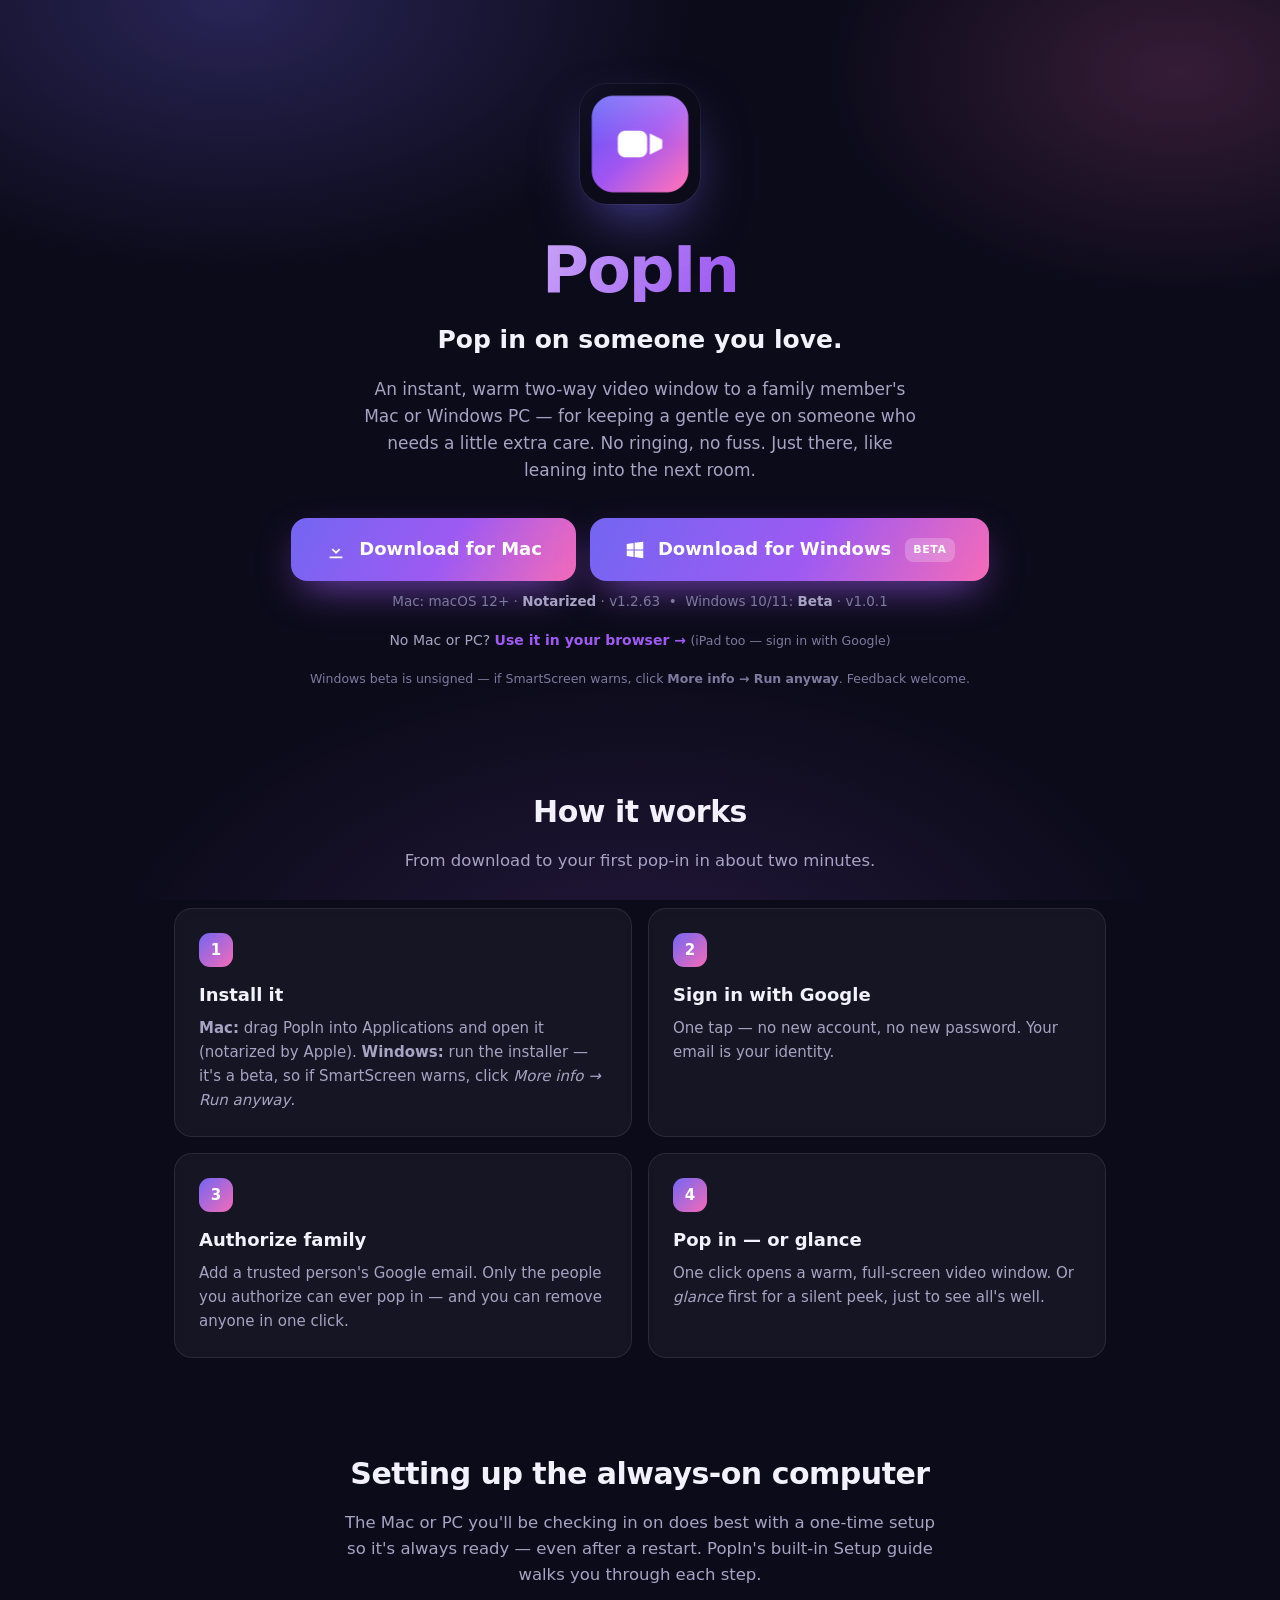
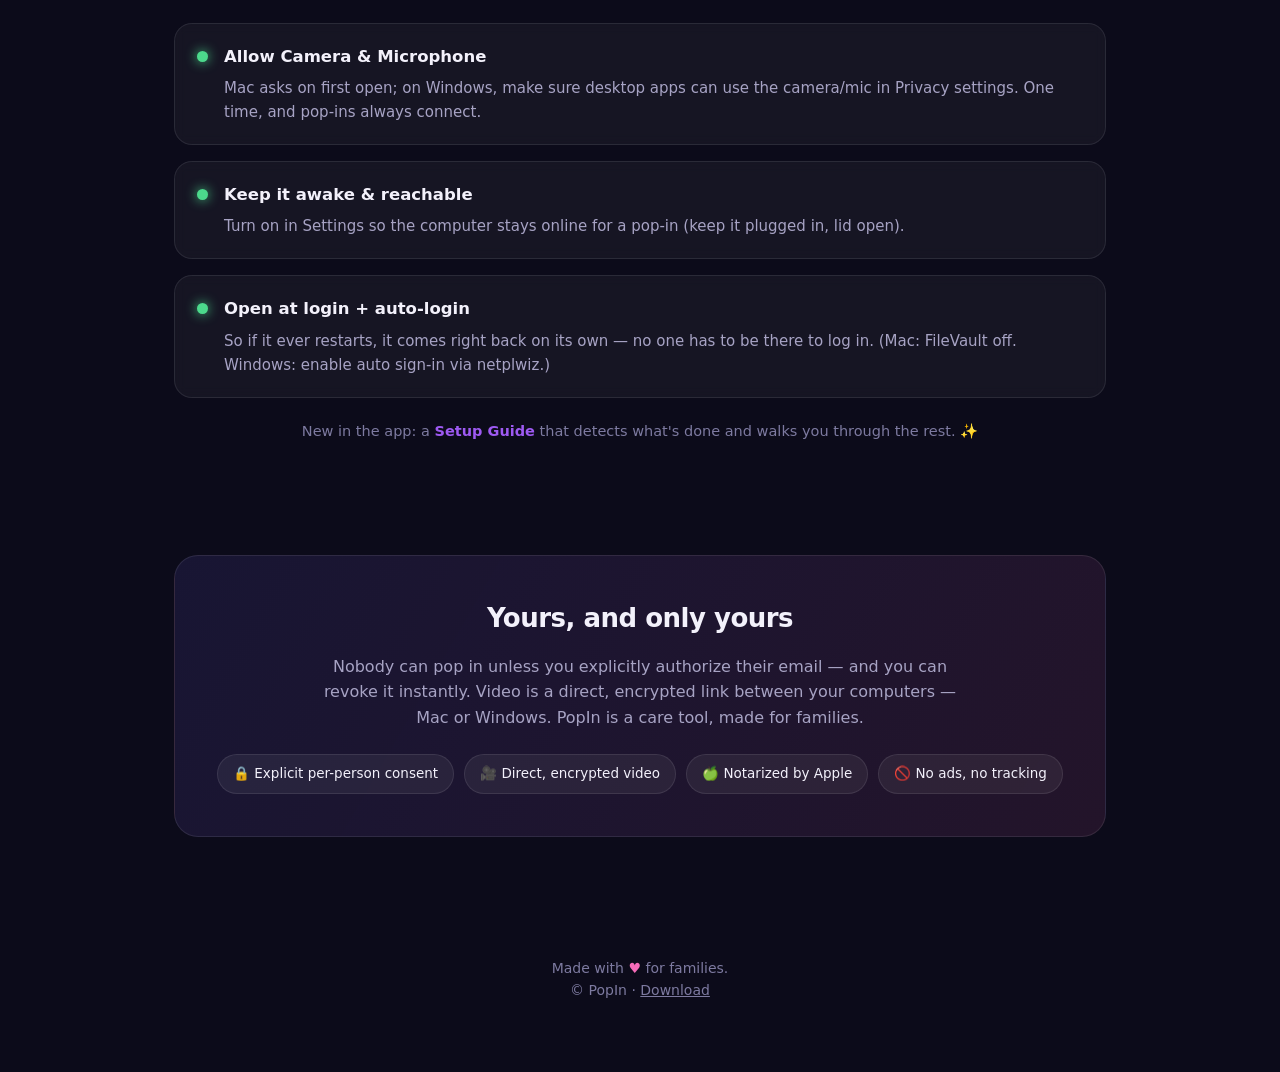
<file: index.html>
<!DOCTYPE html>
<html lang="en">
<head>
<meta charset="UTF-8">
<meta name="viewport" content="width=device-width, initial-scale=1.0">
<title>PopIn — pop in on someone you love</title>
<meta name="description" content="PopIn opens an instant, warm two-way video window to a family member's Mac or Windows PC — for keeping a gentle eye on someone who needs a little extra care.">
<meta property="og:title" content="PopIn — pop in on someone you love">
<meta property="og:description" content="An instant, warm video window to the people who need you near, even when you're far.">
<meta property="og:type" content="website">
<link rel="icon" type="image/png" href="icon.png">
<style>
  :root{
    --indigo:#7366f2; --violet:#9e5af2; --pink:#f56bb8; --green:#4cd98c;
    --bg:#0c0b1a; --bg2:#141229; --card:rgba(255,255,255,.045); --line:rgba(255,255,255,.09);
    --ink:#f3f1fb; --mut:#a7a3c4; --mut2:#7d7aa0;
  }
  *{box-sizing:border-box;margin:0;padding:0}
  html{scroll-behavior:smooth}
  body{
    font-family:-apple-system,BlinkMacSystemFont,"SF Pro Display","Segoe UI",system-ui,sans-serif;
    color:var(--ink); background:var(--bg); line-height:1.6; -webkit-font-smoothing:antialiased;
    overflow-x:hidden;
  }
  a{color:inherit}
  .wrap{max-width:980px;margin:0 auto;padding:0 24px}

  /* ambient glow */
  body::before{
    content:"";position:fixed;inset:0;z-index:-1;
    background:
      radial-gradient(60% 50% at 18% 0%, rgba(115,102,242,.28), transparent 60%),
      radial-gradient(50% 45% at 92% 8%, rgba(245,107,184,.18), transparent 55%),
      radial-gradient(70% 60% at 50% 110%, rgba(158,90,242,.16), transparent 60%),
      var(--bg);
  }

  /* hero */
  header{text-align:center;padding:84px 0 40px}
  .appicon{width:120px;height:120px;border-radius:27px;box-shadow:0 24px 60px -18px rgba(115,102,242,.7), 0 0 0 1px rgba(255,255,255,.06);margin-bottom:26px}
  h1{font-size:64px;font-weight:800;letter-spacing:-2px;line-height:1;
     background:linear-gradient(120deg,#fff 10%,var(--violet) 60%,var(--pink));-webkit-background-clip:text;background-clip:text;color:transparent}
  .tag{font-size:25px;font-weight:600;margin-top:18px;color:var(--ink)}
  .sub{font-size:17px;color:var(--mut);max-width:560px;margin:16px auto 0}

  /* download */
  .dl{margin:34px 0 12px;display:inline-flex;flex-direction:column;align-items:center;gap:10px}
  .btn{
    display:inline-flex;align-items:center;gap:12px;text-decoration:none;
    font-size:18px;font-weight:700;color:#fff;padding:17px 34px;border-radius:16px;
    background:linear-gradient(120deg,var(--indigo),var(--violet) 55%,var(--pink));
    box-shadow:0 16px 40px -12px rgba(158,90,242,.75);transition:transform .15s ease, box-shadow .15s ease;
  }
  .btn:hover{transform:translateY(-2px);box-shadow:0 22px 50px -12px rgba(158,90,242,.9)}
  .btn svg{width:22px;height:22px}
  .dl-buttons{display:flex;gap:14px;flex-wrap:wrap;justify-content:center}
  .beta{font-size:11px;font-weight:800;letter-spacing:.6px;text-transform:uppercase;background:rgba(255,255,255,.22);padding:3px 8px;border-radius:8px;margin-left:2px}
  .meta{font-size:13.5px;color:var(--mut2)}
  .meta b{color:var(--mut)}
  .browser-link{margin:6px 0 0;font-size:14px;color:var(--mut)}
  .browser-link a{color:var(--violet);font-weight:600;text-decoration:none}
  .browser-link a:hover{text-decoration:underline}
  .browser-link .dim{color:var(--mut2);font-size:12.5px}

  /* sections */
  section{padding:46px 0}
  h2{font-size:30px;font-weight:800;letter-spacing:-.5px;text-align:center}
  .lead{text-align:center;color:var(--mut);max-width:600px;margin:12px auto 0;font-size:16.5px}

  .grid{display:grid;gap:16px;margin-top:34px}
  .steps{grid-template-columns:repeat(2,1fr)}
  .card{
    background:var(--card);border:1px solid var(--line);border-radius:18px;padding:24px 24px;
    backdrop-filter:blur(6px);
  }
  .card .n{display:inline-flex;align-items:center;justify-content:center;width:34px;height:34px;border-radius:11px;
    font-weight:800;font-size:15px;color:#fff;background:linear-gradient(135deg,var(--indigo),var(--pink));margin-bottom:14px}
  .card h3{font-size:18px;font-weight:700;margin-bottom:6px}
  .card p{color:var(--mut);font-size:15px}
  .card .em{font-size:22px;margin-bottom:12px;display:block}

  .setup{grid-template-columns:1fr}
  .setup .card{display:flex;gap:16px;align-items:flex-start;padding:20px 22px}
  .setup .dot{flex:0 0 auto;width:11px;height:11px;border-radius:50%;background:var(--green);margin-top:7px;box-shadow:0 0 12px var(--green)}
  .setup h3{font-size:16.5px}

  .note{margin-top:22px;text-align:center;color:var(--mut2);font-size:14.5px}
  .note b{color:var(--violet)}

  /* privacy band */
  .band{background:linear-gradient(120deg,rgba(115,102,242,.12),rgba(245,107,184,.10));border:1px solid var(--line);border-radius:24px;padding:42px 34px;text-align:center;margin:20px 0}
  .band h2{font-size:26px}
  .band p{color:var(--mut);max-width:640px;margin:14px auto 0;font-size:16px}
  .pills{display:flex;flex-wrap:wrap;gap:10px;justify-content:center;margin-top:24px}
  .pill{font-size:13.5px;color:var(--ink);background:rgba(255,255,255,.06);border:1px solid var(--line);padding:8px 15px;border-radius:30px}

  footer{text-align:center;padding:54px 0 70px;color:var(--mut2);font-size:14px}
  footer .heart{color:var(--pink)}

  @media(max-width:680px){
    header{padding:60px 0 30px}
    h1{font-size:48px} .tag{font-size:21px}
    .steps{grid-template-columns:1fr}
    h2{font-size:25px}
  }
</style>
</head>
<body>

<header>
  <div class="wrap">
    <img class="appicon" src="icon.png" alt="PopIn">
    <h1>PopIn</h1>
    <p class="tag">Pop in on someone you love.</p>
    <p class="sub">An instant, warm two-way video window to a family member's Mac or Windows PC — for keeping a gentle eye on someone who needs a little extra care. No ringing, no fuss. Just there, like leaning into the next room.</p>
    <div class="dl">
      <div class="dl-buttons">
        <a class="btn" href="https://pub-40176d14fd3243348ccd3df106d58098.r2.dev/PopIn-latest.dmg" download>
          <svg viewBox="0 0 24 24" fill="currentColor"><path d="M12 3v10.6l3.3-3.3 1.4 1.4L12 16.4l-4.7-4.7 1.4-1.4L12 13.6V3h0zM5 19h14v2H5z"/></svg>
          Download for Mac
        </a>
        <a class="btn" href="https://pub-40176d14fd3243348ccd3df106d58098.r2.dev/PopIn-Setup-latest.exe" download>
          <svg viewBox="0 0 24 24" fill="currentColor"><path d="M3 5.4 10.4 4.4v7H3V5.4zM3 12.6h7.4v7L3 18.6v-6zM11.6 4.2 21 3v8.4h-9.4V4.2zM11.6 12.6H21V21l-9.4-1.3v-7.1z"/></svg>
          Download for Windows <span class="beta">Beta</span>
        </a>
      </div>
      <span class="meta">Mac: macOS 12+ · <b>Notarized</b> · <span id="ver">v1.2.63</span> &nbsp;•&nbsp; Windows 10/11: <b>Beta</b> · <span id="winver">v1.0.1</span></span>
      <p class="browser-link">No Mac or PC? <a href="app/">Use it in your browser →</a> <span class="dim">(iPad too — sign in with Google)</span></p>
      <p class="browser-link"><span class="dim">Windows beta is unsigned — if SmartScreen warns, click <b>More info → Run anyway</b>. Feedback welcome.</span></p>
    </div>
  </div>
</header>

<section>
  <div class="wrap">
    <h2>How it works</h2>
    <p class="lead">From download to your first pop-in in about two minutes.</p>
    <div class="grid steps">
      <div class="card"><span class="n">1</span><h3>Install it</h3><p><b>Mac:</b> drag PopIn into Applications and open it (notarized by Apple). <b>Windows:</b> run the installer — it's a beta, so if SmartScreen warns, click <em>More info → Run anyway</em>.</p></div>
      <div class="card"><span class="n">2</span><h3>Sign in with Google</h3><p>One tap — no new account, no new password. Your email is your identity.</p></div>
      <div class="card"><span class="n">3</span><h3>Authorize family</h3><p>Add a trusted person's Google email. Only the people you authorize can ever pop in — and you can remove anyone in one click.</p></div>
      <div class="card"><span class="n">4</span><h3>Pop in — or glance</h3><p>One click opens a warm, full-screen video window. Or <em>glance</em> first for a silent peek, just to see all's well.</p></div>
    </div>
  </div>
</section>

<section>
  <div class="wrap">
    <h2>Setting up the always-on computer</h2>
    <p class="lead">The Mac or PC you'll be checking in on does best with a one-time setup so it's always ready — even after a restart. PopIn's built-in Setup guide walks you through each step.</p>
    <div class="grid setup">
      <div class="card"><span class="dot"></span><div><h3>Allow Camera &amp; Microphone</h3><p>Mac asks on first open; on Windows, make sure desktop apps can use the camera/mic in Privacy settings. One time, and pop-ins always connect.</p></div></div>
      <div class="card"><span class="dot"></span><div><h3>Keep it awake &amp; reachable</h3><p>Turn on in Settings so the computer stays online for a pop-in (keep it plugged in, lid open).</p></div></div>
      <div class="card"><span class="dot"></span><div><h3>Open at login + auto-login</h3><p>So if it ever restarts, it comes right back on its own — no one has to be there to log in. (Mac: FileVault off. Windows: enable auto sign-in via netplwiz.)</p></div></div>
    </div>
    <p class="note">New in the app: a <b>Setup Guide</b> that detects what's done and walks you through the rest. ✨</p>
  </div>
</section>

<section>
  <div class="wrap">
    <div class="band">
      <h2>Yours, and only yours</h2>
      <p>Nobody can pop in unless you explicitly authorize their email — and you can revoke it instantly. Video is a direct, encrypted link between your computers — Mac or Windows. PopIn is a care tool, made for families.</p>
      <div class="pills">
        <span class="pill">🔒 Explicit per-person consent</span>
        <span class="pill">🎥 Direct, encrypted video</span>
        <span class="pill">🍏 Notarized by Apple</span>
        <span class="pill">🚫 No ads, no tracking</span>
      </div>
    </div>
  </div>
</section>

<footer>
  <div class="wrap">
    Made with <span class="heart">♥</span> for families.<br>
    © PopIn · <a href="https://pub-40176d14fd3243348ccd3df106d58098.r2.dev/PopIn-latest.dmg">Download</a>
  </div>
</footer>

<script>
  // Show the live published version if available.
  fetch("https://pub-40176d14fd3243348ccd3df106d58098.r2.dev/latest.json?t="+Date.now())
    .then(r=>r.json()).then(d=>{ if(d && d.version){ document.getElementById("ver").textContent = "v"+d.version; }})
    .catch(()=>{});
</script>
</body>
</html>
</file>
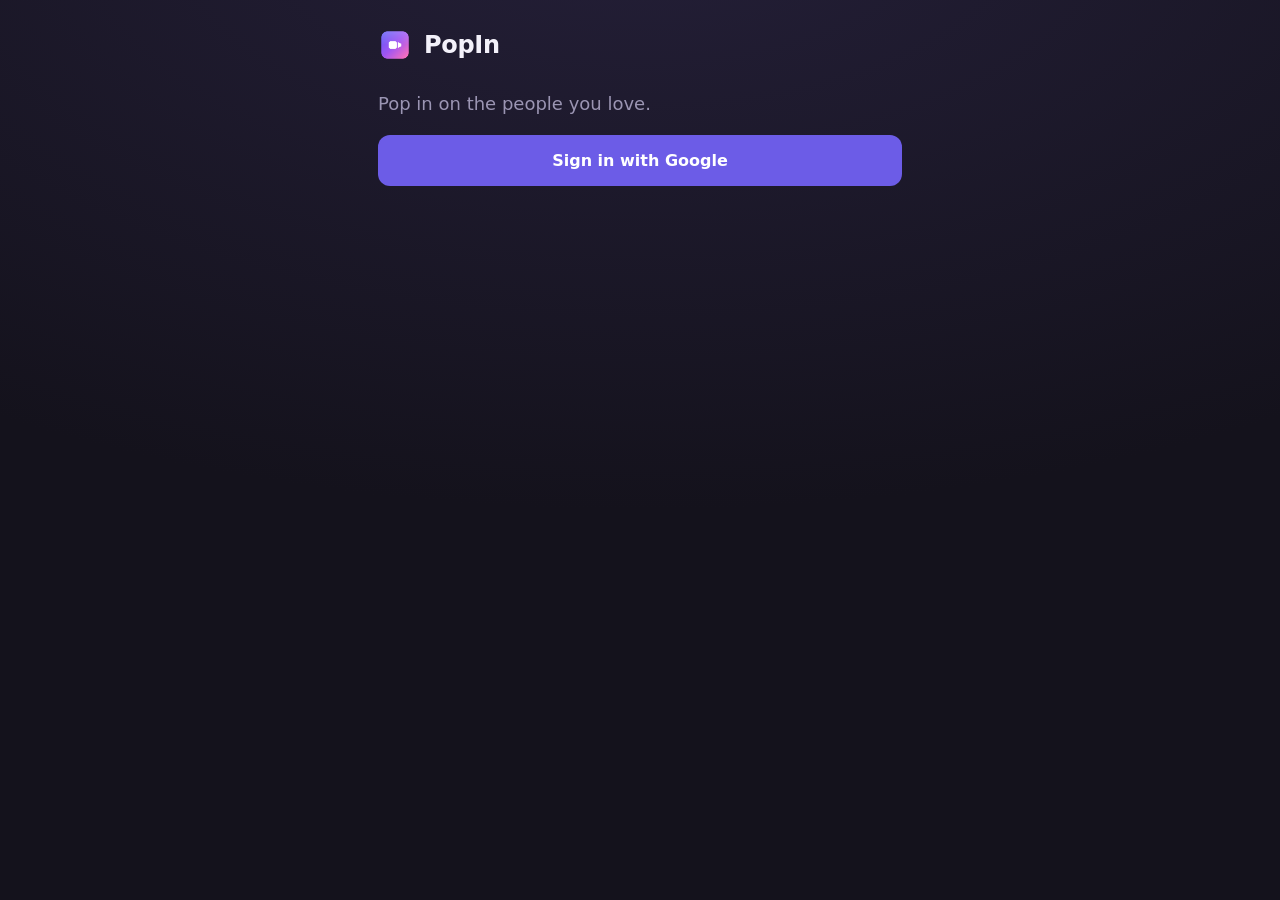
<file: app/index.html>
<!doctype html>
<html lang="en">
<head>
  <meta charset="utf-8" />
  <meta name="viewport" content="width=device-width, initial-scale=1, viewport-fit=cover" />
  <meta name="apple-mobile-web-app-capable" content="yes" />
  <meta name="apple-mobile-web-app-status-bar-style" content="black-translucent" />
  <meta name="apple-mobile-web-app-title" content="PopIn" />
  <meta name="theme-color" content="#14121c" />
  <link rel="manifest" href="manifest.webmanifest" />
  <link rel="apple-touch-icon" href="icon.png" />
  <link rel="stylesheet" href="app.css" />
  <title>PopIn</title>
</head>
<body>
  <main>
    <header>
      <img src="icon.png" class="logo" alt="" />
      <h1>PopIn</h1>
      <button id="signout" class="link" hidden>Sign out</button>
    </header>

    <section id="signin-view" hidden>
      <p class="tagline">Pop in on the people you love.</p>
      <button id="signin" class="primary">Sign in with Google</button>
      <p id="cfg" class="muted" hidden>Sign-in isn't set up yet — a Web OAuth client id is needed.</p>
    </section>

    <section id="list-view" hidden>
      <p class="who">Signed in as <span id="me"></span></p>
      <ul id="people"></ul>
      <p id="empty" class="muted" hidden>
        No one has authorized you yet. Ask them to add your Google email in their PopIn app.
      </p>
    </section>

    <p id="status" class="muted"></p>
  </main>
  <script type="module" src="app.js"></script>
</body>
</html>
</file>
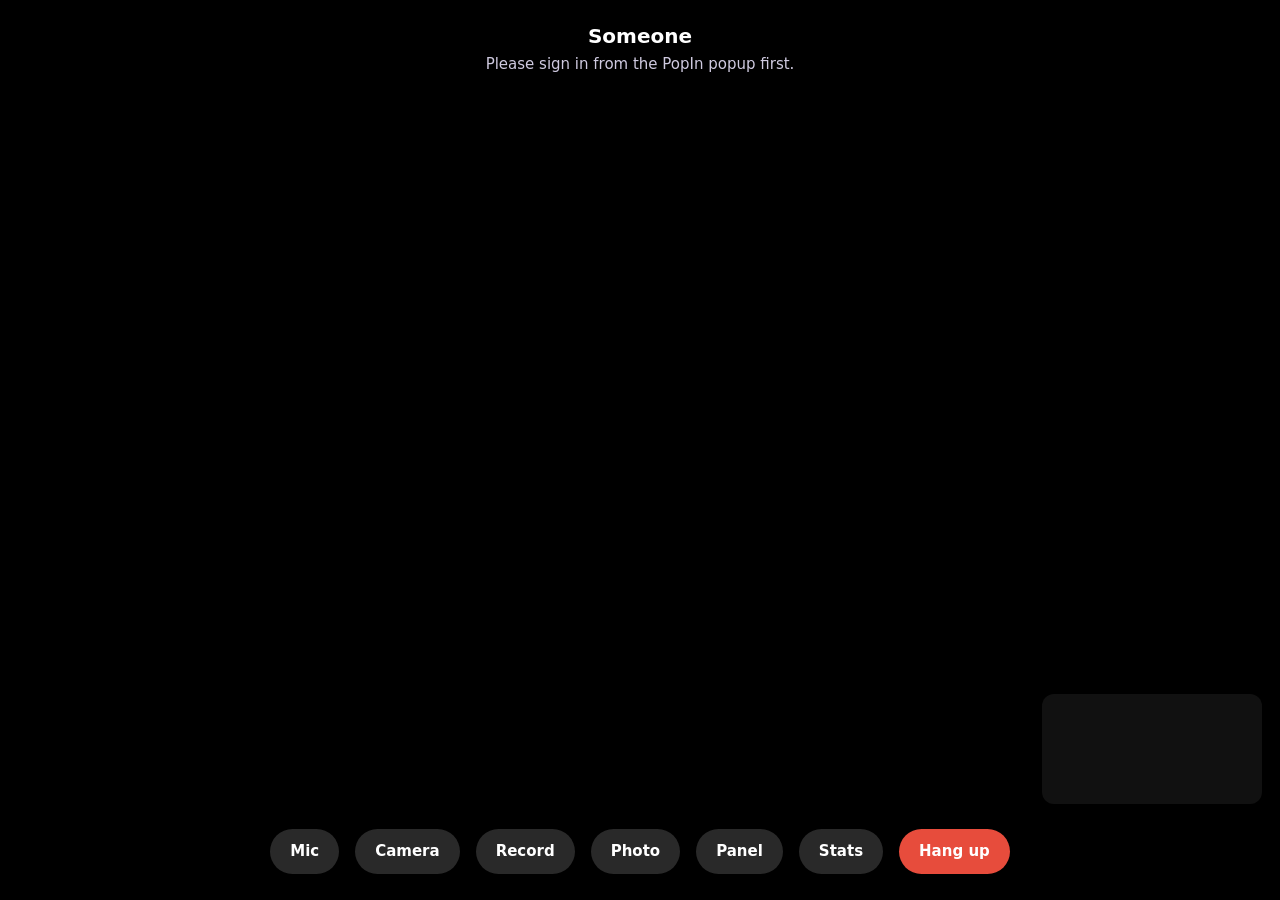
<file: app/call.html>
<!doctype html>
<html lang="en">
<head>
  <meta charset="utf-8" />
  <title>PopIn</title>
  <link rel="stylesheet" href="call.css" />
</head>
<body>
  <video id="remote" autoplay playsinline></video>
  <video id="local" autoplay playsinline muted></video>

  <div id="overlay">
    <div id="peer"></div>
    <div id="state">Calling…</div>
    <div id="diag" title="Connection diagnostics — share this if a call won't connect"></div>
  </div>

  <div id="stats" title="Live call stats"></div>

  <!-- Camera switcher — appears when the person you're watching has more than one camera. -->
  <div id="cams" hidden></div>

  <!-- "Watch" panel: what's on their Mac (music / activity / room), pushed live during the call. -->
  <aside id="panel" hidden>
    <section class="psec">
      <h4>🎵 Music</h4>
      <div id="np" class="muted">Nothing playing</div>
      <div class="mc">
        <button data-mc="prev" title="Previous">⏮</button>
        <button data-mc="playpause" title="Play / pause">⏯</button>
        <button data-mc="next" title="Next">⏭</button>
      </div>
      <select id="playlists" title="Play a playlist"><option value="">Playlists…</option></select>
    </section>
    <section class="psec">
      <h4>💻 Activity</h4>
      <div id="activity" class="muted">—</div>
    </section>
    <section class="psec">
      <h4>🔊 Room</h4>
      <div id="noise" class="muted">—</div>
    </section>
  </aside>

  <div id="controls">
    <button id="mic" title="Mute your mic">Mic</button>
    <button id="cam" title="Turn your camera off">Camera</button>
    <button id="rec" title="Record this call">Record</button>
    <button id="photo" title="Save a snapshot">Photo</button>
    <button id="panelbtn" title="What's on their Mac">Panel</button>
    <button id="statsbtn" title="Show call stats">Stats</button>
    <button id="hangup" class="danger" title="Hang up">Hang up</button>
  </div>

  <script type="module" src="call.js"></script>
</body>
</html>
</file>
<file: app/app.css>
:root {
  --bg: #14121c; --panel: #1e1b2b; --text: #f3f1fa; --muted: #9b95b3;
  --indigo: #6c5ce7; --green: #2ecc71; --amber: #f0a23b;
}
* { box-sizing: border-box; }
body {
  margin: 0; min-height: 100vh; color: var(--text);
  font: 16px/1.45 -apple-system, system-ui, sans-serif;
  background: radial-gradient(1200px 600px at 50% -10%, #241f38, var(--bg));
  padding: env(safe-area-inset-top) 0 env(safe-area-inset-bottom);
}
main { max-width: 560px; margin: 0 auto; padding: 28px 18px 40px; }
header { display: flex; align-items: center; gap: 12px; }
.logo { width: 34px; height: 34px; border-radius: 9px; }
h1 { margin: 0; font-size: 24px; letter-spacing: -0.3px; flex: 1; }
.tagline { color: var(--muted); margin: 28px 0 18px; font-size: 18px; }
.who { color: var(--muted); font-size: 13px; margin: 18px 0 14px; }
.muted { color: var(--muted); font-size: 13px; }
button { font: inherit; cursor: pointer; border: 0; border-radius: 12px; }
button:disabled { opacity: .45; cursor: default; }
.primary { width: 100%; padding: 14px; color: #fff; font-weight: 600; font-size: 16px; background: var(--indigo); }
.link { background: none; color: var(--muted); font-size: 13px; padding: 4px 6px; }
ul { list-style: none; margin: 0; padding: 0; }
li { display: flex; align-items: center; gap: 12px; padding: 12px; border-radius: 14px; background: var(--panel); margin-bottom: 10px; }
.dot { width: 10px; height: 10px; border-radius: 50%; background: #4a4658; flex: none; align-self: flex-start; margin-top: 6px; }
.dot.online { background: var(--green); box-shadow: 0 0 6px var(--green); }
.dot.busy { background: var(--amber); box-shadow: 0 0 6px var(--amber); }
.info { flex: 1; min-width: 0; display: flex; flex-direction: column; gap: 1px; }
.name { font-weight: 600; font-size: 16px; overflow: hidden; text-overflow: ellipsis; white-space: nowrap; }
.status { font-size: 13px; color: var(--muted); }
.status.busy { color: var(--amber); }
.stats { font-size: 12px; color: #7d7795; }
.meta { font-size: 12px; color: #7d7795; overflow: hidden; text-overflow: ellipsis; white-space: nowrap; }
.glance, .popin { padding: 9px 14px; font-weight: 600; flex: none; }
.glance { background: rgba(255,255,255,.10); color: var(--text); }
.popin { background: var(--indigo); color: #fff; }
#status { margin: 14px 0 0; min-height: 16px; }
</file>
<file: app/call.css>
* { box-sizing: border-box; }
html, body { margin: 0; height: 100%; background: #000; overflow: hidden; font: 15px/1.4 -apple-system, system-ui, sans-serif; }
#remote {
  position: fixed; inset: 0; width: 100%; height: 100%; object-fit: contain; background: #000;
  transform-origin: center center; will-change: transform;
}
/* Glance = silent one-way peek: no self-view, no mic/camera controls. */
body.glance #local, body.glance #mic, body.glance #cam { display: none; }
#stats {
  position: fixed; top: 14px; left: 14px; display: none;
  font: 12px/1.5 ui-monospace, SFMono-Regular, Menlo, monospace;
  color: #cfeaff; background: rgba(0,0,0,.55); padding: 6px 10px; border-radius: 8px;
  pointer-events: none; letter-spacing: .2px;
}
#stats.show { display: block; }
#local {
  position: fixed; right: 18px; bottom: 96px; width: 220px; max-width: 28vw;
  border-radius: 12px; box-shadow: 0 6px 24px rgba(0,0,0,.5); transform: scaleX(-1); background: #111;
}
#overlay {
  position: fixed; top: 0; left: 0; right: 0; padding: 22px; color: #fff; text-align: center;
  background: linear-gradient(#000a, transparent); pointer-events: none;
}
#peer { font-size: 20px; font-weight: 700; }
#state { color: #cfcae0; margin-top: 4px; }
#diag {
  display: none; margin-top: 8px; font-size: 11px; font-family: ui-monospace, SFMono-Regular, Menlo, monospace;
  color: #9b94b5; letter-spacing: 0.2px; white-space: nowrap; overflow: hidden; text-overflow: ellipsis;
}
#diag.show { display: block; }
#overlay.connected { background: none; }
#overlay.connected #diag { display: none; }
#controls {
  position: fixed; left: 0; right: 0; bottom: 26px; display: flex; gap: 16px; justify-content: center;
}
#controls button {
  font: inherit; font-weight: 600; cursor: pointer; color: #fff; border: 0;
  padding: 12px 20px; border-radius: 30px; background: rgba(255,255,255,.16);
}
#controls button.off { background: #b23b3b; }
#controls button.danger { background: #e74c3c; }
#controls button.rec-on { background: #e74c3c; }
#controls button.active { background: #6c5ce7; }

/* Camera switcher pills (top-center) */
#cams {
  position: fixed; top: 14px; left: 50%; transform: translateX(-50%); display: flex; gap: 8px; z-index: 5;
}
#cams button {
  font: inherit; cursor: pointer; border: 0; color: #fff; padding: 7px 14px; border-radius: 20px;
  background: rgba(255,255,255,.16);
}
#cams button.sel { background: #6c5ce7; }

/* Watch panel (right drawer) */
#panel {
  position: fixed; top: 0; right: 0; bottom: 0; width: 300px; max-width: 80vw; z-index: 6;
  background: rgba(20,18,28,.92); backdrop-filter: blur(8px); color: #f3f1fa;
  padding: 20px 18px; overflow-y: auto; box-shadow: -8px 0 28px rgba(0,0,0,.5);
}
.psec { margin-bottom: 22px; }
.psec h4 { margin: 0 0 8px; font-size: 13px; font-weight: 700; color: #b7b1cc; }
.muted { color: #9b95b3; }
#np { font-weight: 600; }
.mc { display: flex; gap: 8px; margin-top: 10px; }
.mc button {
  font: 16px/1 inherit; cursor: pointer; border: 0; color: #fff; padding: 9px 14px; border-radius: 10px;
  background: rgba(255,255,255,.12);
}
#playlists {
  margin-top: 10px; width: 100%; padding: 8px; border-radius: 10px; border: 0;
  background: rgba(255,255,255,.1); color: #f3f1fa; font: inherit;
}
</file>
